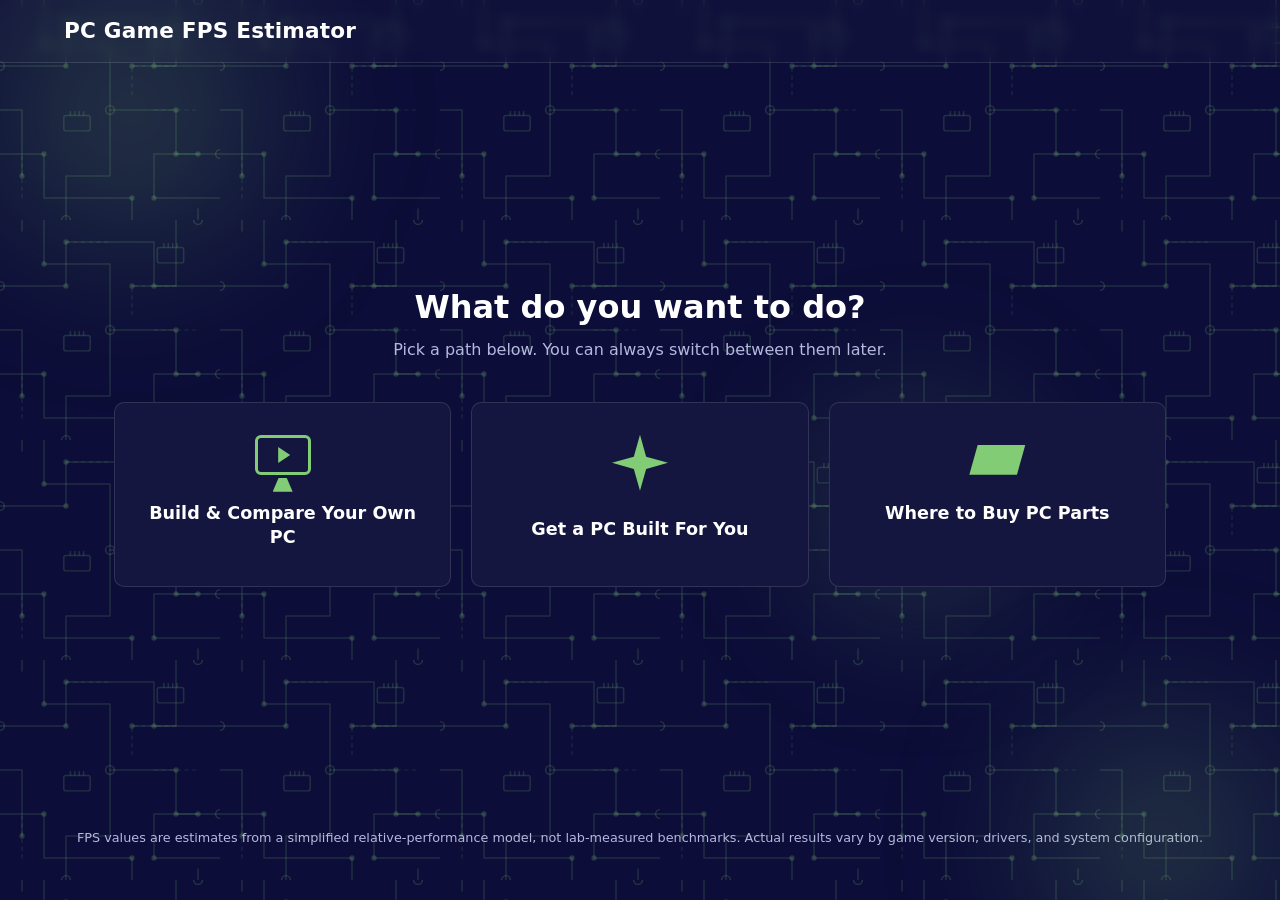
<file: index.html>
<!DOCTYPE html>
<html lang="en">
<head>
<meta charset="UTF-8">
<meta name="viewport" content="width=device-width, initial-scale=1.0">
<title>PC Game FPS Estimator</title>
<link rel="stylesheet" href="style.css">
<link rel="manifest" href="manifest.json">
<link rel="icon" href="icon-192.png">
<link rel="apple-touch-icon" href="icon-192.png">
<meta name="theme-color" content="#0c0d38">
</head>
<body class="landing">

<div class="bg-glow bg-glow-1"></div>
<div class="bg-glow bg-glow-2"></div>
<div class="bg-glow bg-glow-3"></div>

<header class="site-header">
  <div class="header-inner">
    <h1 class="site-title">PC Game FPS Estimator</h1>
  </div>
</header>

<main class="landing-hero">
  <h2 class="landing-title">What do you want to do?</h2>
  <p class="landing-subtitle">Pick a path below. You can always switch between them later.</p>

  <div class="landing-choices">

    <a class="landing-card" href="builder.html">
      <div class="landing-icon landing-icon-build" aria-hidden="true"></div>
      <div class="landing-card-title">Build &amp; Compare Your Own PC</div>
      <div class="landing-card-desc">Pick your own CPU, GPU, RAM, and more, then see estimated FPS across 20+ games at your chosen settings. Save builds side by side to compare performance and price, desktop or laptop.</div>
    </a>

    <a class="landing-card" href="recommend.html">
      <div class="landing-icon landing-icon-wizard" aria-hidden="true"></div>
      <div class="landing-card-title">Get a PC Built For You</div>
      <div class="landing-card-desc">Tell us your budget, the games you play, and the performance you're after. We'll generate a few build options that fit, ready to fine-tune in the full builder.</div>
    </a>

    <a class="landing-card" href="buy.html">
      <div class="landing-icon landing-icon-buy" aria-hidden="true"></div>
      <div class="landing-card-title">Where to Buy PC Parts</div>
      <div class="landing-card-desc">Skip straight to shopping links and price estimates for individual parts - CPUs, GPUs, RAM, and motherboards - or browse prebuilt desktops and laptops instead.</div>
    </a>

  </div>
</main>

<footer class="site-footer">
  <p>FPS values are estimates from a simplified relative-performance model, not lab-measured benchmarks. Actual results vary by game version, drivers, and system configuration.</p>
</footer>

<script src="register-sw.js"></script>
</body>
</html>
</file>
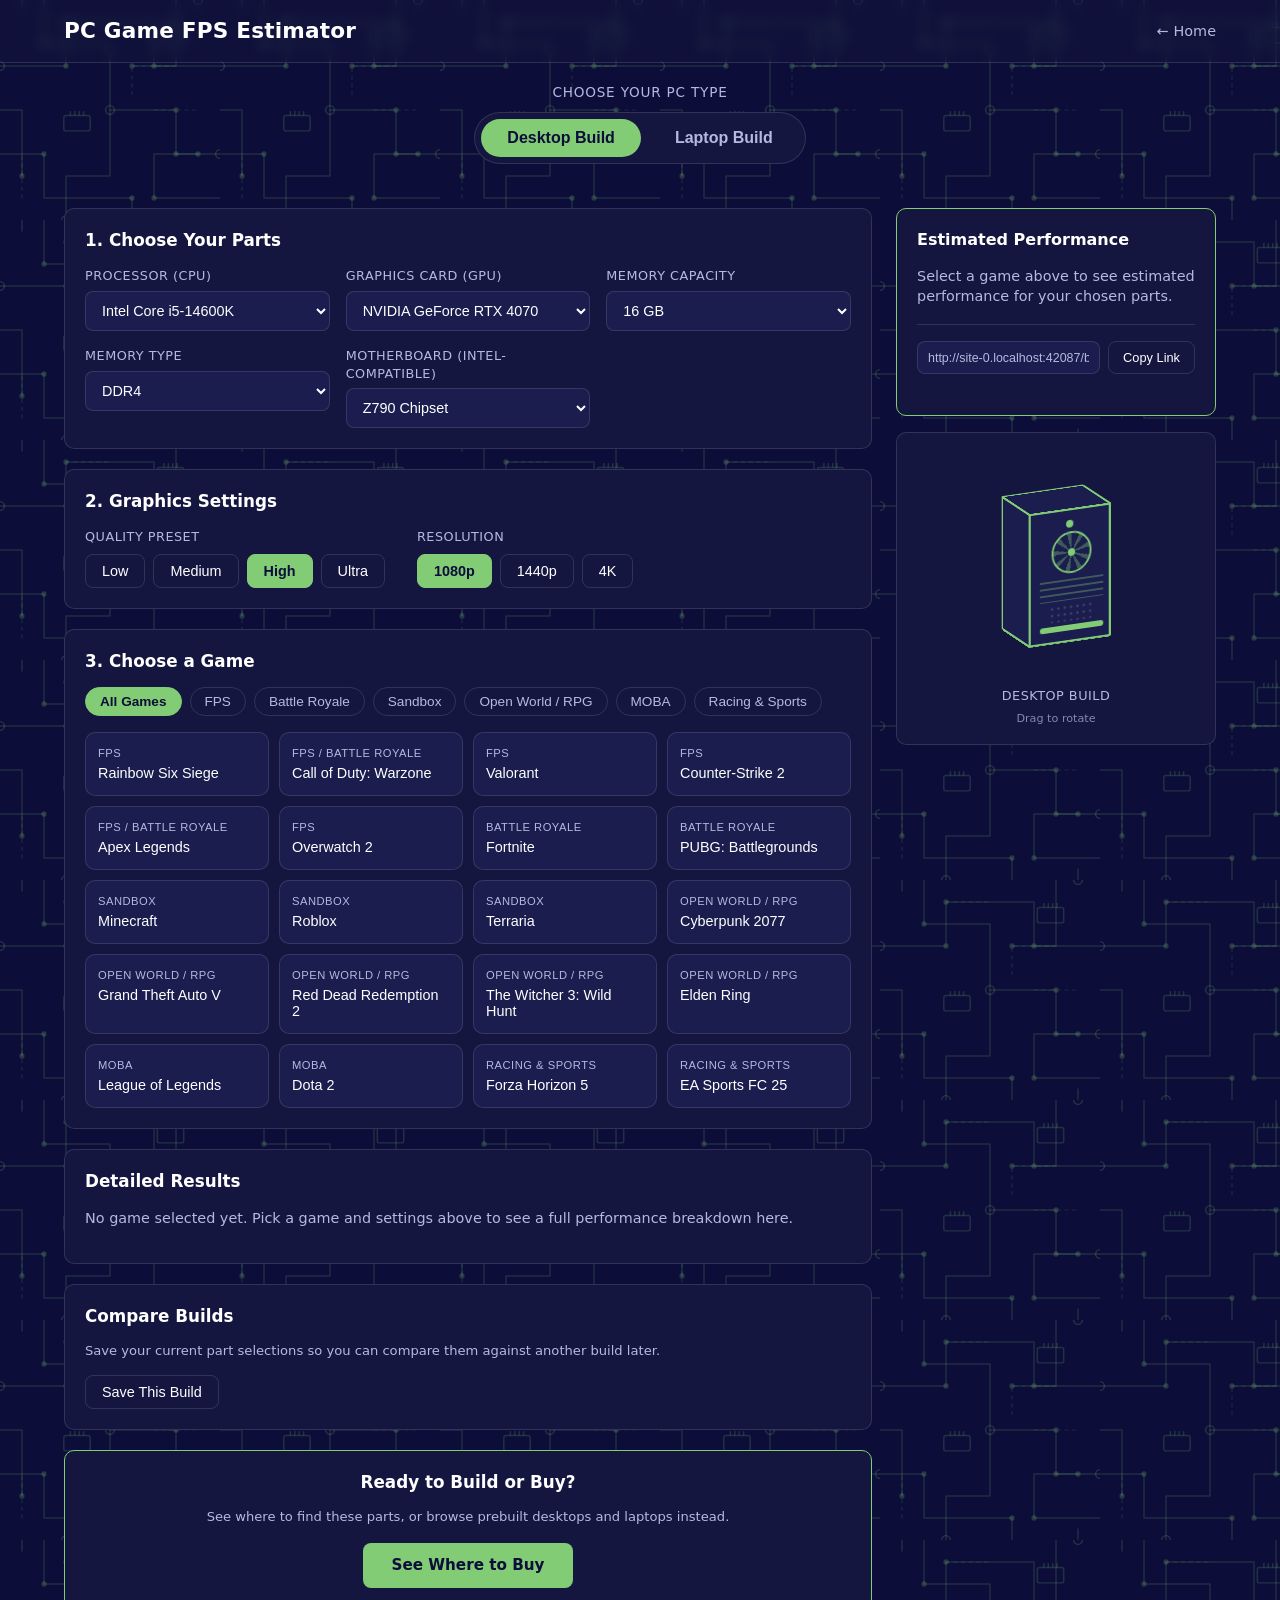
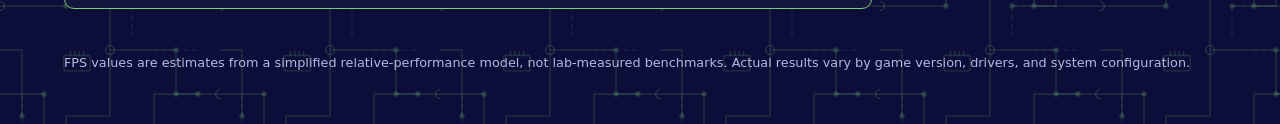
<file: builder.html>
<!DOCTYPE html>
<html lang="en">
<head>
<meta charset="UTF-8">
<meta name="viewport" content="width=device-width, initial-scale=1.0">
<title>PC Game FPS Estimator</title>
<link rel="stylesheet" href="style.css">
<link rel="manifest" href="manifest.json">
<link rel="icon" href="icon-192.png">
<link rel="apple-touch-icon" href="icon-192.png">
<meta name="theme-color" content="#0c0d38">
</head>
<body>

<header class="site-header">
  <div class="header-inner">
    <h1 class="site-title">PC Game FPS Estimator</h1>
    <a class="back-link" href="index.html">&larr; Home</a>
  </div>
</header>

<section class="type-toggle-section">
  <span class="type-toggle-label">Choose Your PC Type</span>
  <nav class="mode-tabs" role="tablist" aria-label="Choose PC type">
    <button class="mode-tab active" data-mode="desktop" role="tab" aria-selected="true">Desktop Build</button>
    <button class="mode-tab" data-mode="laptop" role="tab" aria-selected="false">Laptop Build</button>
  </nav>
</section>

<main class="layout">

  <section class="main-column">

    <div class="panel" id="parts-panel">
      <h2 class="panel-title">1. Choose Your Parts</h2>
      <div class="parts-grid" id="parts-grid"></div>
    </div>

    <div class="panel" id="settings-panel">
      <h2 class="panel-title">2. Graphics Settings</h2>
      <div class="settings-row">
        <div class="settings-group">
          <span class="settings-label">Quality Preset</span>
          <div class="pill-group" id="preset-group"></div>
        </div>
        <div class="settings-group">
          <span class="settings-label">Resolution</span>
          <div class="pill-group" id="resolution-group"></div>
        </div>
      </div>
    </div>

    <div class="panel" id="game-panel">
      <h2 class="panel-title">3. Choose a Game</h2>
      <div class="category-tabs" id="category-tabs"></div>
      <div class="game-grid" id="game-grid"></div>
    </div>

    <div class="panel" id="bottom-results-panel">
      <h2 class="panel-title">Detailed Results</h2>
      <div id="bottom-results"></div>
    </div>

    <div class="panel" id="compare-panel">
      <h2 class="panel-title">Compare Builds</h2>
      <div id="compare-content"></div>
    </div>

    <div class="panel cta-panel" id="buy-cta-panel">
      <h2 class="panel-title">Ready to Build or Buy?</h2>
      <p class="result-sub" style="margin-bottom:16px;">See where to find these parts, or browse prebuilt desktops and laptops instead.</p>
      <a class="pill-btn cta-btn" id="buy-link" href="buy.html">See Where to Buy</a>
    </div>

  </section>

  <aside class="sidebar" id="sidebar">
    <div class="sidebar-card">
      <h2 class="sidebar-title">Estimated Performance</h2>
      <div id="sidebar-content"></div>
      <div class="share-row">
        <input type="text" id="share-link-input" readonly aria-label="Shareable link">
        <button class="pill-btn" id="copy-link-btn" type="button">Copy Link</button>
      </div>
      <p class="copy-feedback" id="copy-feedback"></p>
    </div>

    <div class="device-visual" id="device-visual">
      <div class="cube-viewport">

        <div class="cube-scene" id="desktop-3d-scene">
          <div class="cube-drag" id="desktop-3d-drag">
            <div class="tower-box">
              <div class="tower-face tower-front">
                <span class="power-led"></span>
                <div class="tower-fan"></div>
                <div class="tower-vents"></div>
                <div class="tower-grille"></div>
                <div class="tower-light-bar"></div>
              </div>
              <div class="tower-face tower-back"></div>
              <div class="tower-face tower-left"></div>
              <div class="tower-face tower-right">
                <div class="tower-side-vent"></div>
                <div class="tower-side-vent"></div>
                <div class="tower-side-vent"></div>
              </div>
              <div class="tower-face tower-top"></div>
              <div class="tower-face tower-bottom"></div>
            </div>
          </div>
        </div>

        <div class="cube-scene" id="laptop-3d-scene">
          <div class="cube-drag" id="laptop-3d-drag">
            <div class="laptop-base">
              <div class="lb-face lb-front"></div>
              <div class="lb-face lb-back"></div>
              <div class="lb-face lb-left"></div>
              <div class="lb-face lb-right"></div>
              <div class="lb-face lb-top"></div>
              <div class="lb-face lb-bottom"></div>
            </div>
            <div class="laptop-screen-pivot">
              <div class="laptop-screen">
                <div class="ls-face ls-front"><span class="screen-glow"></span></div>
                <div class="ls-face ls-back"></div>
                <div class="ls-face ls-left"></div>
                <div class="ls-face ls-right"></div>
                <div class="ls-face ls-top"></div>
                <div class="ls-face ls-bottom"></div>
              </div>
            </div>
          </div>
        </div>

      </div>
      <p class="device-caption" id="device-caption">Desktop Build</p>
      <p class="device-drag-hint">Drag to rotate</p>
    </div>
  </aside>

</main>

<footer class="site-footer">
  <p>FPS values are estimates from a simplified relative-performance model, not lab-measured benchmarks. Actual results vary by game version, drivers, and system configuration.</p>
</footer>

<script src="data.js"></script>
<script src="app.js"></script>
<script src="register-sw.js"></script>
</body>
</html>
</file>
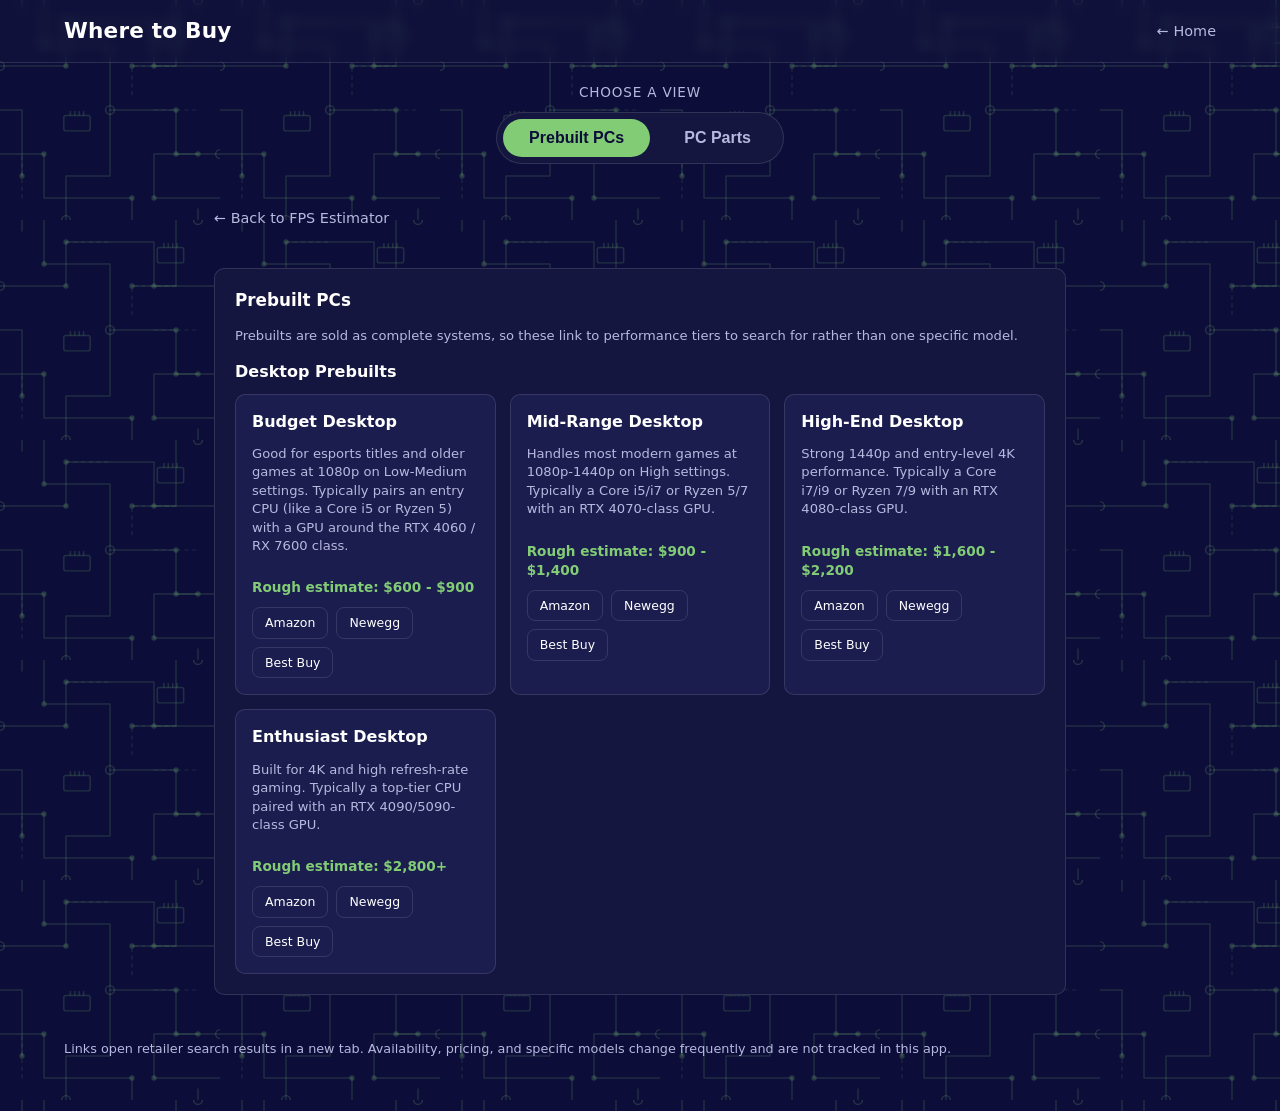
<file: buy.html>
<!DOCTYPE html>
<html lang="en">
<head>
<meta charset="UTF-8">
<meta name="viewport" content="width=device-width, initial-scale=1.0">
<title>Where to Buy - PC Game FPS Estimator</title>
<link rel="stylesheet" href="style.css">
<link rel="manifest" href="manifest.json">
<link rel="icon" href="icon-192.png">
<link rel="apple-touch-icon" href="icon-192.png">
<meta name="theme-color" content="#0c0d38">
</head>
<body>

<header class="site-header">
  <div class="header-inner">
    <h1 class="site-title">Where to Buy</h1>
    <a class="back-link" href="index.html">&larr; Home</a>
  </div>
</header>

<section class="type-toggle-section">
  <span class="type-toggle-label">Choose a View</span>
  <nav class="mode-tabs" role="tablist" aria-label="Choose view">
    <button class="mode-tab" data-view="prebuilt" role="tab" aria-selected="false">Prebuilt PCs</button>
    <button class="mode-tab" data-view="parts" role="tab" aria-selected="false">PC Parts</button>
  </nav>
</section>

<main class="buy-layout">
  <a class="back-link" href="builder.html">&larr; Back to FPS Estimator</a>

  <div id="highlight-banner"></div>

  <section class="panel buy-view" id="prebuilt-view">
    <h2 class="panel-title">Prebuilt PCs</h2>
    <p class="result-sub" style="margin-bottom:16px;">Prebuilts are sold as complete systems, so these link to performance tiers to search for rather than one specific model.</p>
    <div id="prebuilt-list"></div>
  </section>

  <section class="panel buy-view" id="parts-view">
    <h2 class="panel-title">PC Parts</h2>
    <p class="result-sub" style="margin-bottom:16px;">These link to retailer search results for each part rather than a specific product page, since exact listings and prices change often. Laptop components generally aren't sold or upgraded separately - see the Prebuilt tab for laptops.</p>
    <p class="rec-disclaimer" style="margin-top:0; margin-bottom:16px;">This is not a complete parts list. Beyond the CPU, GPU, RAM, and motherboard listed here, a working PC still needs storage, a power supply, a case, and cooling fans - budget roughly $200 to $350 more for those. It's also why a prebuilt with the same CPU and GPU costs more than these parts added up: it already includes everything else.</p>
    <div id="parts-buy-list"></div>
  </section>
</main>

<footer class="site-footer">
  <p>Links open retailer search results in a new tab. Availability, pricing, and specific models change frequently and are not tracked in this app.</p>
</footer>

<script src="data.js"></script>
<script src="buy.js"></script>
<script src="register-sw.js"></script>
</body>
</html>
</file>
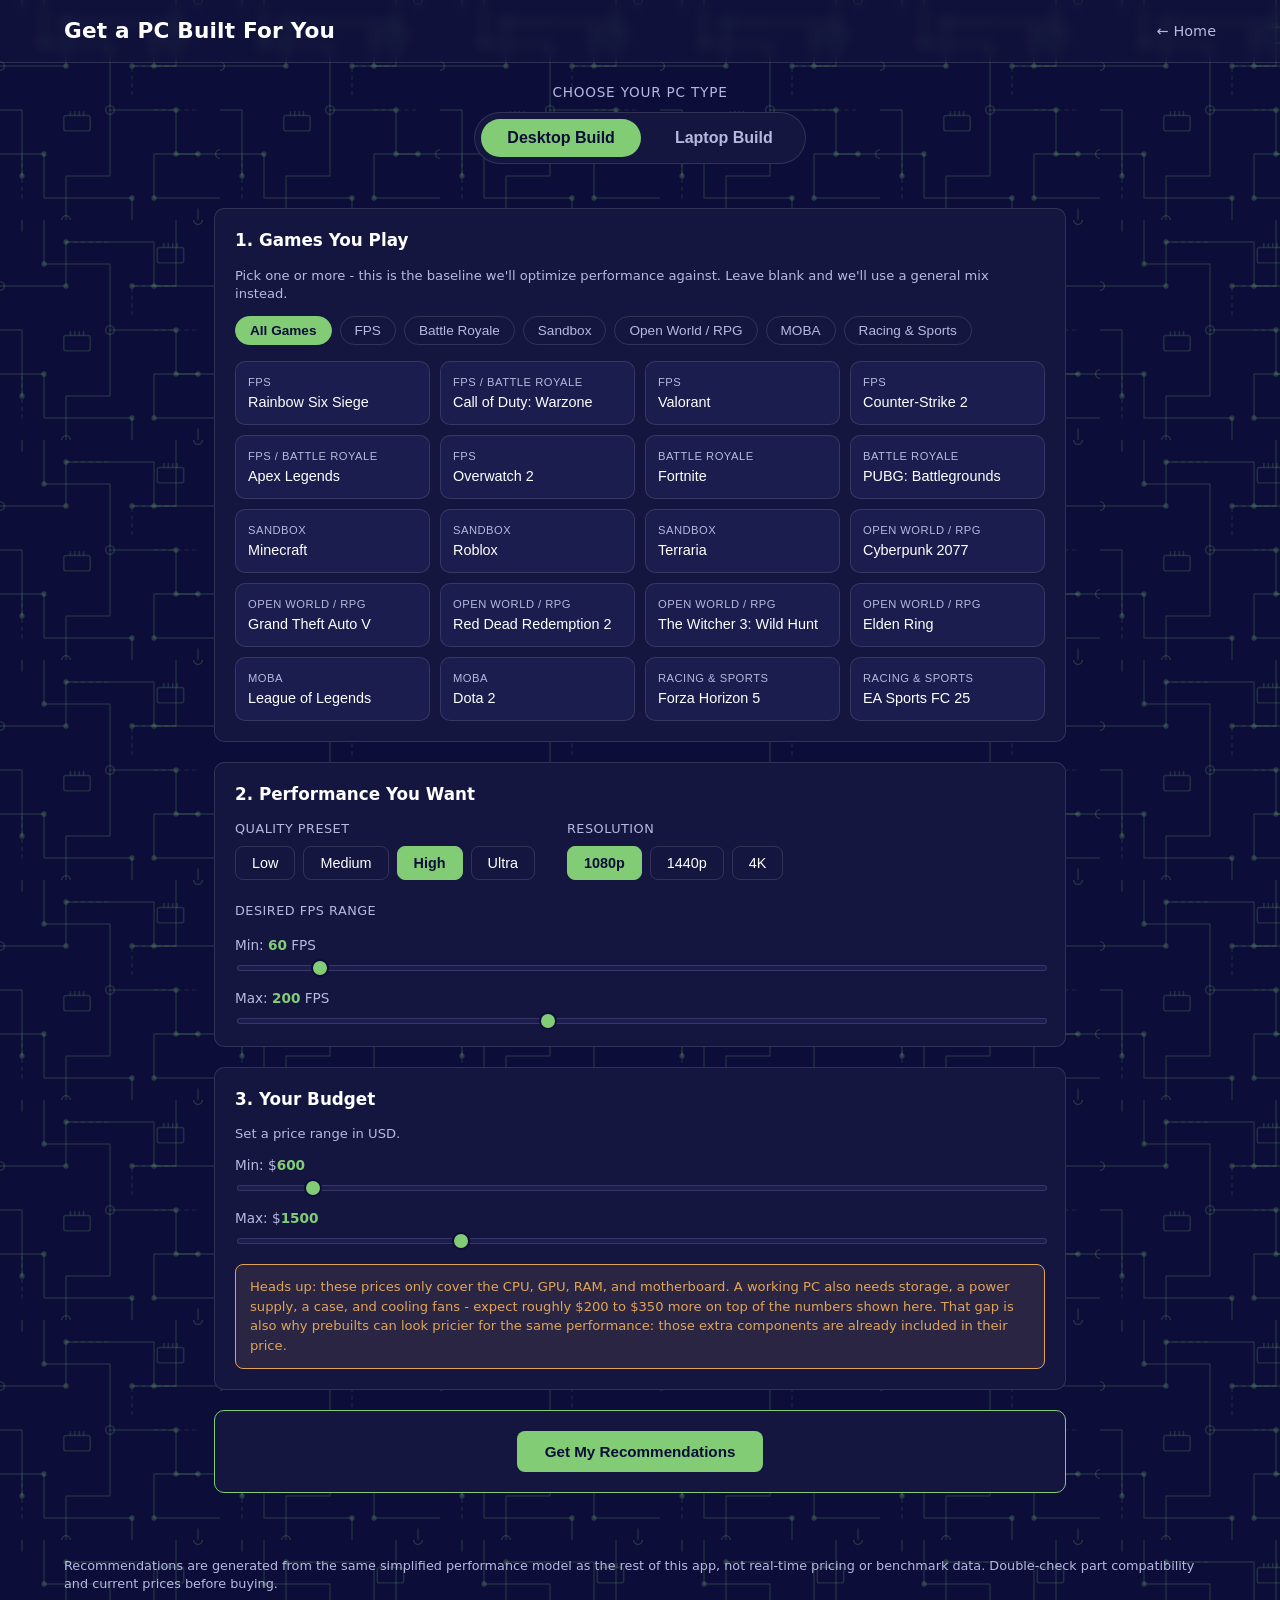
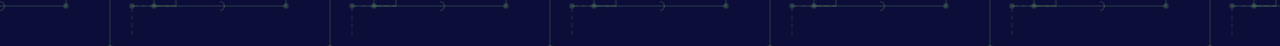
<file: recommend.html>
<!DOCTYPE html>
<html lang="en">
<head>
<meta charset="UTF-8">
<meta name="viewport" content="width=device-width, initial-scale=1.0">
<title>Get a PC Built For You - PC Game FPS Estimator</title>
<link rel="stylesheet" href="style.css">
<link rel="manifest" href="manifest.json">
<link rel="icon" href="icon-192.png">
<link rel="apple-touch-icon" href="icon-192.png">
<meta name="theme-color" content="#0c0d38">
</head>
<body>

<header class="site-header">
  <div class="header-inner">
    <h1 class="site-title">Get a PC Built For You</h1>
    <a class="back-link" href="index.html">&larr; Home</a>
  </div>
</header>

<section class="type-toggle-section">
  <span class="type-toggle-label">Choose Your PC Type</span>
  <nav class="mode-tabs" role="tablist" aria-label="Choose PC type">
    <button class="mode-tab active" data-mode="desktop" role="tab" aria-selected="true">Desktop Build</button>
    <button class="mode-tab" data-mode="laptop" role="tab" aria-selected="false">Laptop Build</button>
  </nav>
</section>

<main class="rec-layout">

  <div class="panel" id="rec-games-panel">
    <h2 class="panel-title">1. Games You Play</h2>
    <p class="result-sub" style="margin-bottom:12px;">Pick one or more - this is the baseline we'll optimize performance against. Leave blank and we'll use a general mix instead.</p>
    <div class="category-tabs" id="rec-category-tabs"></div>
    <div class="game-grid" id="rec-game-grid"></div>
  </div>

  <div class="panel" id="rec-settings-panel">
    <h2 class="panel-title">2. Performance You Want</h2>
    <div class="settings-row" style="margin-bottom:22px;">
      <div class="settings-group">
        <span class="settings-label">Quality Preset</span>
        <div class="pill-group" id="rec-preset-group"></div>
      </div>
      <div class="settings-group">
        <span class="settings-label">Resolution</span>
        <div class="pill-group" id="rec-resolution-group"></div>
      </div>
    </div>
    <div class="range-group">
      <span class="settings-label">Desired FPS Range</span>
      <div class="range-row">
        <label for="fps-min">Min: <span id="fps-min-label">60</span> FPS</label>
        <input type="range" id="fps-min" min="15" max="500" step="5" value="60">
      </div>
      <div class="range-row">
        <label for="fps-max">Max: <span id="fps-max-label">200</span> FPS</label>
        <input type="range" id="fps-max" min="15" max="500" step="5" value="200">
      </div>
    </div>
  </div>

  <div class="panel" id="budget-panel">
    <h2 class="panel-title">3. Your Budget</h2>
    <p class="result-sub" style="margin-bottom:12px;">Set a price range in USD.</p>
    <div class="range-group">
      <div class="range-row">
        <label for="price-min">Min: $<span id="price-min-label">600</span></label>
        <input type="range" id="price-min" min="200" max="5000" step="50" value="600">
      </div>
      <div class="range-row">
        <label for="price-max">Max: $<span id="price-max-label">1500</span></label>
        <input type="range" id="price-max" min="200" max="5000" step="50" value="1500">
      </div>
    </div>
    <p class="rec-disclaimer">Heads up: these prices only cover the CPU, GPU, RAM, and motherboard. A working PC also needs storage, a power supply, a case, and cooling fans - expect roughly $200 to $350 more on top of the numbers shown here. That gap is also why prebuilts can look pricier for the same performance: those extra components are already included in their price.</p>
  </div>

  <div class="panel cta-panel">
    <button class="pill-btn cta-btn" id="generate-btn" type="button">Get My Recommendations</button>
  </div>

  <div id="rec-results"></div>

</main>

<footer class="site-footer">
  <p>Recommendations are generated from the same simplified performance model as the rest of this app, not real-time pricing or benchmark data. Double-check part compatibility and current prices before buying.</p>
</footer>

<script src="data.js"></script>
<script src="recommend.js"></script>
<script src="register-sw.js"></script>
</body>
</html>
</file>
<file: style.css>
:root {
  --bg: #0c0d38;
  --bg-card: #14163f;
  --bg-card-alt: #1a1d4d;
  --accent: #82cc76;
  --accent-dark: #5fa855;
  --text: #ffffff;
  --text-dim: #b6b9df;
  --border: rgba(255, 255, 255, 0.12);
  --warn: #e0a458;
  --radius: 10px;
}

* { box-sizing: border-box; }

body {
  margin: 0;
  background-color: var(--bg);
  background-image: url("circuit-pattern.svg");
  background-repeat: repeat;
  background-size: 220px 220px;
  color: var(--text);
  font-family: "Segoe UI", system-ui, -apple-system, Roboto, Arial, sans-serif;
  line-height: 1.4;
}

/* ---------- Header ---------- */

.site-header {
  border-bottom: 1px solid var(--border);
  background: rgba(255, 255, 255, 0.02);
  position: sticky;
  top: 0;
  z-index: 20;
  backdrop-filter: blur(6px);
}

.header-inner {
  max-width: 1200px;
  margin: 0 auto;
  padding: 16px 24px;
  display: flex;
  align-items: center;
  justify-content: space-between;
  flex-wrap: wrap;
  gap: 12px;
}

.site-title {
  font-size: 1.35rem;
  margin: 0;
  letter-spacing: 0.2px;
}

.mode-tabs {
  display: flex;
  gap: 8px;
  background: var(--bg-card);
  padding: 4px;
  border-radius: 999px;
  border: 1px solid var(--border);
}

.mode-tab {
  border: none;
  background: transparent;
  color: var(--text-dim);
  padding: 8px 18px;
  border-radius: 999px;
  font-size: 0.9rem;
  cursor: pointer;
  font-weight: 600;
}

.mode-tab.active {
  background: var(--accent);
  color: var(--bg);
}

/* ---------- Type toggle (prominent, mid-page) ---------- */

.type-toggle-section {
  max-width: 1200px;
  margin: 0 auto;
  padding: 20px 24px;
  display: flex;
  flex-direction: column;
  align-items: center;
  gap: 10px;
}

.type-toggle-label {
  font-size: 0.85rem;
  color: var(--text-dim);
  text-transform: uppercase;
  letter-spacing: 0.8px;
}

.type-toggle-section .mode-tabs {
  padding: 6px;
}

.type-toggle-section .mode-tab {
  padding: 10px 26px;
  font-size: 1rem;
}

/* ---------- Landing page ---------- */

body.landing {
  position: relative;
  overflow-x: hidden;
  min-height: 100vh;
  display: flex;
  flex-direction: column;
  animation: circuit-drift 60s linear infinite;
}

@keyframes circuit-drift {
  from { background-position: 0 0; }
  to { background-position: 220px 220px; }
}

.bg-glow {
  position: fixed;
  z-index: 0;
  border-radius: 50%;
  filter: blur(70px);
  background: radial-gradient(circle, rgba(130, 204, 118, 0.28), transparent 70%);
  pointer-events: none;
}

.bg-glow-1 {
  width: 420px;
  height: 420px;
  top: -100px;
  left: -80px;
  animation: glow-float-1 24s ease-in-out infinite;
}

.bg-glow-2 {
  width: 360px;
  height: 360px;
  bottom: -120px;
  right: -60px;
  animation: glow-float-2 30s ease-in-out infinite;
}

.bg-glow-3 {
  width: 300px;
  height: 300px;
  top: 40%;
  left: 60%;
  animation: glow-float-3 20s ease-in-out infinite;
}

@keyframes glow-float-1 {
  0%, 100% { transform: translate(0, 0); }
  50% { transform: translate(60px, 50px); }
}

@keyframes glow-float-2 {
  0%, 100% { transform: translate(0, 0); }
  50% { transform: translate(-50px, -40px); }
}

@keyframes glow-float-3 {
  0%, 100% { transform: translate(0, 0) scale(1); }
  50% { transform: translate(-40px, 30px) scale(1.15); }
}

.landing-hero {
  position: relative;
  z-index: 1;
  flex: 1;
  max-width: 1100px;
  width: 100%;
  margin: 0 auto;
  padding: 48px 24px;
  display: flex;
  flex-direction: column;
  align-items: center;
  justify-content: center;
  text-align: center;
}

.landing-title {
  font-size: 2rem;
  margin: 0 0 10px 0;
}

.landing-subtitle {
  color: var(--text-dim);
  margin: 0 0 40px 0;
  font-size: 1rem;
}

.landing-choices {
  display: grid;
  grid-template-columns: repeat(3, 1fr);
  gap: 20px;
  width: 100%;
}

.landing-card {
  display: flex;
  flex-direction: column;
  align-items: center;
  text-align: center;
  text-decoration: none;
  color: var(--text);
  background: var(--bg-card);
  border: 1px solid var(--border);
  border-radius: var(--radius);
  padding: 32px 22px;
  transition: border-color 0.2s ease, transform 0.2s ease;
}

.landing-card:hover,
.landing-card:focus-visible {
  border-color: var(--accent);
  transform: translateY(-4px);
}

.landing-card-title {
  font-size: 1.1rem;
  font-weight: 700;
  margin-bottom: 4px;
}

.landing-card-desc {
  max-height: 0;
  opacity: 0;
  overflow: hidden;
  color: var(--text-dim);
  font-size: 0.85rem;
  line-height: 1.5;
  transition: max-height 0.3s ease, opacity 0.3s ease, margin-top 0.3s ease;
}

.landing-card:hover .landing-card-desc,
.landing-card:focus-visible .landing-card-desc {
  max-height: 160px;
  opacity: 1;
  margin-top: 12px;
}

.landing-icon {
  position: relative;
  width: 56px;
  height: 40px;
  margin-bottom: 26px;
}

.landing-icon-build {
  border: 3px solid var(--accent);
  border-radius: 6px;
}

.landing-icon-build::before {
  content: "";
  position: absolute;
  top: 50%;
  left: 50%;
  transform: translate(-40%, -50%);
  width: 0;
  height: 0;
  border-style: solid;
  border-width: 8px 0 8px 12px;
  border-color: transparent transparent transparent var(--accent);
}

.landing-icon-build::after {
  content: "";
  position: absolute;
  bottom: -20px;
  left: 50%;
  transform: translateX(-50%);
  width: 20px;
  height: 14px;
  background: var(--accent);
  clip-path: polygon(30% 0%, 70% 0%, 100% 100%, 0% 100%);
}

.landing-icon-wizard {
  height: 56px;
  background: var(--accent);
  clip-path: polygon(50% 0%, 61% 39%, 100% 50%, 61% 61%, 50% 100%, 39% 61%, 0% 50%, 39% 39%);
}

.landing-icon-buy {
  height: 30px;
  margin-top: 10px;
  background: var(--accent);
  clip-path: polygon(15% 0%, 100% 0%, 85% 100%, 0% 100%);
}

.landing-icon-buy::before,
.landing-icon-buy::after {
  content: "";
  position: absolute;
  bottom: -14px;
  width: 10px;
  height: 10px;
  border-radius: 50%;
  background: var(--accent);
}

.landing-icon-buy::before { left: 8px; }
.landing-icon-buy::after { right: 8px; }

@media (max-width: 800px) {
  .landing-choices {
    grid-template-columns: 1fr;
  }
}

/* ---------- Layout ---------- */

.layout {
  max-width: 1200px;
  margin: 0 auto;
  padding: 24px;
  display: grid;
  grid-template-columns: 1fr 320px;
  gap: 24px;
  align-items: start;
}

.main-column {
  display: flex;
  flex-direction: column;
  gap: 20px;
  min-width: 0;
}

.sidebar {
  position: sticky;
  top: 84px;
}

.panel {
  background: var(--bg-card);
  border: 1px solid var(--border);
  border-radius: var(--radius);
  padding: 20px;
}

.panel-title {
  margin: 0 0 14px 0;
  font-size: 1.05rem;
  color: var(--text);
}

/* ---------- Category tabs ---------- */

.category-tabs {
  display: flex;
  flex-wrap: wrap;
  gap: 8px;
  margin-bottom: 16px;
}

.category-tab {
  border: 1px solid var(--border);
  background: transparent;
  color: var(--text-dim);
  padding: 6px 14px;
  border-radius: 999px;
  font-size: 0.85rem;
  cursor: pointer;
}

.category-tab.active {
  background: var(--accent);
  border-color: var(--accent);
  color: var(--bg);
  font-weight: 600;
}

/* ---------- Game grid ---------- */

.game-grid {
  display: grid;
  grid-template-columns: repeat(auto-fill, minmax(160px, 1fr));
  gap: 10px;
}

.game-card {
  border: 1px solid var(--border);
  background: var(--bg-card-alt);
  color: var(--text);
  border-radius: var(--radius);
  padding: 14px 12px;
  cursor: pointer;
  text-align: left;
  font-size: 0.9rem;
  display: flex;
  flex-direction: column;
  gap: 6px;
}

.game-card .game-tag {
  font-size: 0.7rem;
  color: var(--text-dim);
  text-transform: uppercase;
  letter-spacing: 0.5px;
}

.game-card:hover {
  border-color: var(--accent);
}

.game-card.selected {
  background: var(--accent);
  color: var(--bg);
  border-color: var(--accent);
}

.game-card.selected .game-tag {
  color: var(--bg);
  opacity: 0.75;
}

/* ---------- Settings ---------- */

.settings-row {
  display: flex;
  gap: 32px;
  flex-wrap: wrap;
}

.settings-group {
  display: flex;
  flex-direction: column;
  gap: 8px;
}

.settings-label {
  font-size: 0.8rem;
  color: var(--text-dim);
  text-transform: uppercase;
  letter-spacing: 0.5px;
}

.pill-group {
  display: flex;
  gap: 8px;
  flex-wrap: wrap;
}

.pill-btn {
  border: 1px solid var(--border);
  background: transparent;
  color: var(--text);
  padding: 8px 16px;
  border-radius: 8px;
  cursor: pointer;
  font-size: 0.9rem;
}

.pill-btn:hover {
  border-color: var(--accent);
}

.pill-btn.active {
  background: var(--accent);
  border-color: var(--accent);
  color: var(--bg);
  font-weight: 600;
}

/* ---------- Parts ---------- */

.parts-grid {
  display: grid;
  grid-template-columns: repeat(auto-fill, minmax(220px, 1fr));
  gap: 16px;
}

.part-field {
  display: flex;
  flex-direction: column;
  gap: 6px;
}

.part-field label {
  font-size: 0.8rem;
  color: var(--text-dim);
  text-transform: uppercase;
  letter-spacing: 0.5px;
}

.part-field select {
  background: var(--bg-card-alt);
  color: var(--text);
  border: 1px solid var(--border);
  border-radius: 8px;
  padding: 10px 12px;
  font-size: 0.9rem;
}

.part-field select:focus {
  outline: 2px solid var(--accent);
  border-color: var(--accent);
}

/* ---------- Sidebar result ---------- */

.sidebar-card {
  background: var(--bg-card);
  border: 1px solid var(--accent);
  border-radius: var(--radius);
  padding: 20px;
}

.sidebar-title {
  margin: 0 0 12px 0;
  font-size: 1rem;
}

.result-empty {
  color: var(--text-dim);
  font-size: 0.9rem;
}

.result-game-name {
  font-size: 1.05rem;
  font-weight: 700;
}

.result-sub {
  color: var(--text-dim);
  font-size: 0.82rem;
  margin-top: 2px;
}

.result-fps-big {
  font-size: 3rem;
  font-weight: 800;
  color: var(--accent);
  line-height: 1;
  margin: 16px 0 2px 0;
}

.result-fps-label {
  color: var(--text-dim);
  font-size: 0.8rem;
  text-transform: uppercase;
  letter-spacing: 0.5px;
  margin-bottom: 16px;
}

.result-bottleneck {
  font-size: 0.85rem;
  padding: 8px 10px;
  border-radius: 8px;
  background: rgba(130, 204, 118, 0.12);
  margin-bottom: 14px;
}

.result-bottleneck.warn {
  background: rgba(224, 164, 88, 0.12);
  color: var(--warn);
}

.build-summary {
  list-style: none;
  padding: 0;
  margin: 0;
  font-size: 0.85rem;
  color: var(--text-dim);
  display: flex;
  flex-direction: column;
  gap: 6px;
}

.build-summary li span {
  color: var(--text);
}

.share-row {
  display: flex;
  gap: 8px;
  margin-top: 18px;
  padding-top: 16px;
  border-top: 1px solid var(--border);
}

.share-row input {
  flex: 1;
  min-width: 0;
  background: var(--bg-card-alt);
  color: var(--text-dim);
  border: 1px solid var(--border);
  border-radius: 8px;
  padding: 8px 10px;
  font-size: 0.78rem;
}

.share-row .pill-btn {
  padding: 8px 14px;
  font-size: 0.8rem;
  white-space: nowrap;
}

.copy-feedback {
  margin: 8px 0 0 0;
  font-size: 0.78rem;
  color: var(--accent);
  min-height: 1em;
}

/* ---------- Compare builds ---------- */

.compare-slots {
  display: grid;
  grid-template-columns: 1fr 1fr;
  gap: 16px;
}

.compare-slot {
  background: var(--bg-card-alt);
  border: 1px solid var(--border);
  border-radius: var(--radius);
  padding: 16px;
  display: flex;
  flex-direction: column;
  gap: 10px;
}

.compare-slot-title {
  font-weight: 700;
  display: flex;
  align-items: center;
  gap: 8px;
}

.compare-slot-tag {
  font-size: 0.7rem;
  color: var(--text-dim);
  border: 1px solid var(--border);
  border-radius: 999px;
  padding: 2px 8px;
  font-weight: 400;
  text-transform: uppercase;
  letter-spacing: 0.5px;
}

.compare-slots.single {
  grid-template-columns: 1fr;
  max-width: 340px;
}

.compare-actions {
  display: flex;
  gap: 10px;
  flex-wrap: wrap;
  margin-top: 16px;
}

.pill-btn.secondary {
  background: transparent;
  color: var(--text-dim);
  border-color: var(--border);
}

.pill-btn.secondary:hover {
  border-color: var(--accent);
  color: var(--text);
}

.compare-table td {
  font-size: 0.85rem;
}

.compare-table tr.current-preset-row td {
  color: var(--text);
  font-weight: 700;
}

/* ---------- Buy CTA ---------- */

.cta-panel {
  text-align: center;
  border-color: var(--accent);
}

.cta-btn {
  display: inline-block;
  background: var(--accent);
  color: var(--bg);
  border: none;
  padding: 12px 28px;
  font-size: 0.95rem;
  font-weight: 700;
  text-decoration: none;
}

.cta-btn:hover {
  opacity: 0.9;
}

/* ---------- Device visual (draggable 3D model) ---------- */

.device-visual {
  margin-top: 16px;
  background: var(--bg-card);
  border: 1px solid var(--border);
  border-radius: var(--radius);
  padding: 18px;
  display: flex;
  flex-direction: column;
  align-items: center;
  gap: 6px;
}

.cube-viewport {
  position: relative;
  width: 100%;
  height: 230px;
  perspective: 750px;
  overflow: hidden;
}

.cube-scene {
  position: absolute;
  inset: 0;
  display: none;
  cursor: grab;
  touch-action: none;
}

.cube-scene.visible {
  display: block;
}

.cube-scene.dragging {
  cursor: grabbing;
}

.cube-drag {
  position: relative;
  width: 100%;
  height: 100%;
  transform-style: preserve-3d;
}

.device-caption {
  margin: 0;
  color: var(--text-dim);
  font-size: 0.8rem;
  text-transform: uppercase;
  letter-spacing: 0.5px;
}

.device-drag-hint {
  margin: 0;
  color: var(--text-dim);
  font-size: 0.7rem;
  opacity: 0.7;
}

/* Shared face styling */

.tower-face, .lb-face, .ls-face {
  position: absolute;
  left: 50%;
  top: 50%;
  background: var(--bg-card-alt);
  border: 2px solid var(--accent);
  box-sizing: border-box;
}

/* Desktop tower box: 90 x 140 x 65 */

.tower-box {
  position: absolute;
  left: 50%;
  top: 50%;
  transform-style: preserve-3d;
}

.tower-front  { width: 90px; height: 140px; margin: -70px 0 0 -45px; transform: translateZ(32.5px); }
.tower-back   { width: 90px; height: 140px; margin: -70px 0 0 -45px; transform: translateZ(-32.5px) rotateY(180deg); }
.tower-right  { width: 65px; height: 140px; margin: -70px 0 0 -32.5px; transform: translateX(45px) rotateY(90deg); }
.tower-left   { width: 65px; height: 140px; margin: -70px 0 0 -32.5px; transform: translateX(-45px) rotateY(-90deg); }
.tower-top    { width: 90px; height: 65px; margin: -32.5px 0 0 -45px; transform: translateY(-70px) rotateX(90deg); }
.tower-bottom { width: 90px; height: 65px; margin: -32.5px 0 0 -45px; transform: translateY(70px) rotateX(-90deg); }

.tower-front .power-led {
  position: absolute;
  top: 10px;
  left: 50%;
  transform: translateX(-50%);
  width: 8px;
  height: 8px;
  border-radius: 50%;
  background: var(--accent);
  animation: led-blink 1.6s ease-in-out infinite;
}

.tower-fan {
  position: absolute;
  top: 22px;
  left: 23px;
  width: 44px;
  height: 44px;
  border-radius: 50%;
  border: 2px solid var(--accent);
  background: repeating-conic-gradient(var(--bg-card-alt) 0deg 25deg, rgba(130, 204, 118, 0.35) 25deg 40deg);
}

.tower-fan::after {
  content: "";
  position: absolute;
  top: 50%;
  left: 50%;
  width: 8px;
  height: 8px;
  border-radius: 50%;
  background: var(--accent);
  transform: translate(-50%, -50%);
}

.tower-vents {
  position: absolute;
  top: 72px;
  left: 10px;
  width: 70px;
  height: 22px;
  background: repeating-linear-gradient(to bottom, var(--accent) 0px 2px, transparent 2px 7px);
  opacity: 0.35;
}

.tower-grille {
  position: absolute;
  top: 98px;
  left: 20px;
  width: 50px;
  height: 18px;
  background-image: radial-gradient(circle, rgba(255, 255, 255, 0.3) 1px, transparent 1.6px);
  background-size: 7px 7px;
  opacity: 0.5;
}

.tower-light-bar {
  position: absolute;
  bottom: 10px;
  left: 10px;
  width: 70px;
  height: 6px;
  border-radius: 3px;
  background: var(--accent);
  animation: glow-pulse 2.5s ease-in-out infinite;
}

.tower-side-vent {
  position: absolute;
  left: 50%;
  transform: translateX(-50%);
  width: 30px;
  height: 30px;
  border-radius: 50%;
  border: 2px solid var(--accent);
  background: var(--bg-card-alt);
  opacity: 0.6;
}

.tower-right .tower-side-vent:nth-child(1) { top: 18px; }
.tower-right .tower-side-vent:nth-child(2) { top: 58px; }
.tower-right .tower-side-vent:nth-child(3) { top: 98px; }

/* Laptop base box: 140 x 10 x 95 */

.laptop-base {
  position: absolute;
  left: 50%;
  top: 50%;
  transform-style: preserve-3d;
  transform: translateY(44px);
}

.lb-front  { width: 140px; height: 10px; margin: -5px 0 0 -70px; transform: translateZ(47.5px); }
.lb-back   { width: 140px; height: 10px; margin: -5px 0 0 -70px; transform: translateZ(-47.5px) rotateY(180deg); }
.lb-right  { width: 95px; height: 10px; margin: -5px 0 0 -47.5px; transform: translateX(70px) rotateY(90deg); }
.lb-left   { width: 95px; height: 10px; margin: -5px 0 0 -47.5px; transform: translateX(-70px) rotateY(-90deg); }
.lb-top    { width: 140px; height: 95px; margin: -47.5px 0 0 -70px; transform: translateY(-5px) rotateX(90deg); }
.lb-bottom { width: 140px; height: 95px; margin: -47.5px 0 0 -70px; transform: translateY(5px) rotateX(-90deg); }

/* Laptop screen, hinged from the back-top edge of the base: 140 x 90 x 5 */

.laptop-screen-pivot {
  position: absolute;
  left: 50%;
  top: 50%;
  transform-style: preserve-3d;
  transform: translateY(44px) translate3d(0px, -5px, -47.5px) rotateX(8deg);
}

.laptop-screen {
  position: relative;
  transform-style: preserve-3d;
  transform: translateY(-45px);
}

.ls-front  { width: 140px; height: 90px; margin: -45px 0 0 -70px; transform: translateZ(2.5px); }
.ls-back   { width: 140px; height: 90px; margin: -45px 0 0 -70px; transform: translateZ(-2.5px) rotateY(180deg); }
.ls-right  { width: 5px; height: 90px; margin: -45px 0 0 -2.5px; transform: translateX(70px) rotateY(90deg); }
.ls-left   { width: 5px; height: 90px; margin: -45px 0 0 -2.5px; transform: translateX(-70px) rotateY(-90deg); }
.ls-top    { width: 140px; height: 5px; margin: -2.5px 0 0 -70px; transform: translateY(-45px) rotateX(90deg); }
.ls-bottom { width: 140px; height: 5px; margin: -2.5px 0 0 -70px; transform: translateY(45px) rotateX(-90deg); }

.ls-front .screen-glow {
  position: absolute;
  inset: 8px;
  background: var(--accent);
  animation: glow-pulse 2.5s ease-in-out infinite;
}

@keyframes led-blink {
  0%, 100% { opacity: 1; }
  50% { opacity: 0.2; }
}

@keyframes glow-pulse {
  0%, 100% { opacity: 0.3; }
  50% { opacity: 0.8; }
}

/* ---------- Bottom results ---------- */

.bottom-grid {
  display: grid;
  grid-template-columns: 1.1fr 1fr;
  gap: 28px;
}

.preset-bars {
  display: flex;
  flex-direction: column;
  gap: 12px;
}

.preset-bar-row {
  display: grid;
  grid-template-columns: 70px 1fr 60px;
  align-items: center;
  gap: 10px;
  font-size: 0.85rem;
}

.preset-bar-track {
  background: var(--bg-card-alt);
  border-radius: 6px;
  height: 16px;
  overflow: hidden;
  border: 1px solid var(--border);
}

.preset-bar-fill {
  height: 100%;
  background: var(--accent);
}

.preset-bar-row.current-preset .preset-bar-fill {
  background: var(--accent);
}

.preset-bar-row.current-preset {
  font-weight: 700;
}

.summary-table {
  width: 100%;
  border-collapse: collapse;
  font-size: 0.88rem;
}

.summary-table td {
  padding: 7px 4px;
  border-bottom: 1px solid var(--border);
  color: var(--text-dim);
}

.summary-table td:last-child {
  text-align: right;
  color: var(--text);
  font-weight: 600;
}

/* ---------- Footer ---------- */

.site-footer {
  max-width: 1200px;
  margin: 0 auto;
  padding: 8px 24px 40px 24px;
  color: var(--text-dim);
  font-size: 0.8rem;
}

/* ---------- Recommend page ---------- */

.rec-layout {
  max-width: 900px;
  margin: 0 auto;
  padding: 24px;
  display: flex;
  flex-direction: column;
  gap: 20px;
}

.range-group {
  display: flex;
  flex-direction: column;
  gap: 16px;
}

.range-row {
  display: flex;
  flex-direction: column;
  gap: 8px;
}

.range-row label {
  font-size: 0.85rem;
  color: var(--text-dim);
}

.range-row label span {
  color: var(--accent);
  font-weight: 700;
}

input[type="range"] {
  -webkit-appearance: none;
  appearance: none;
  width: 100%;
  height: 6px;
  border-radius: 3px;
  background: var(--bg-card-alt);
  border: 1px solid var(--border);
  outline: none;
  cursor: pointer;
}

input[type="range"]::-webkit-slider-thumb {
  -webkit-appearance: none;
  appearance: none;
  width: 18px;
  height: 18px;
  border-radius: 50%;
  background: var(--accent);
  border: 2px solid var(--bg);
  cursor: pointer;
}

input[type="range"]::-moz-range-thumb {
  width: 18px;
  height: 18px;
  border-radius: 50%;
  background: var(--accent);
  border: 2px solid var(--bg);
  cursor: pointer;
}

.rec-build-note {
  margin: 0;
  font-size: 0.8rem;
  color: var(--text-dim);
  font-style: italic;
}

.rec-build-grid {
  display: grid;
  grid-template-columns: repeat(auto-fit, minmax(230px, 1fr));
  gap: 16px;
}

.rec-build-card {
  background: var(--bg-card-alt);
  border: 1px solid var(--border);
  border-radius: var(--radius);
  padding: 18px;
  display: flex;
  flex-direction: column;
  gap: 10px;
}

.rec-build-label {
  font-weight: 700;
  color: var(--accent);
  text-transform: uppercase;
  font-size: 0.8rem;
  letter-spacing: 0.5px;
}

.rec-build-price {
  font-size: 1.3rem;
  font-weight: 800;
}

.rec-build-fps {
  font-size: 1.6rem;
  font-weight: 800;
  color: var(--accent);
}

.rec-build-fps span {
  font-size: 0.7rem;
  color: var(--text-dim);
  font-weight: 400;
  text-transform: uppercase;
  margin-left: 6px;
}

.rec-per-game {
  list-style: none;
  padding: 0;
  margin: 0;
  font-size: 0.8rem;
  color: var(--text-dim);
  display: flex;
  flex-direction: column;
  gap: 4px;
  max-height: 140px;
  overflow-y: auto;
}

.rec-per-game li {
  display: flex;
  justify-content: space-between;
  gap: 8px;
}

.rec-per-game li span {
  color: var(--text);
  white-space: nowrap;
}

.rec-card-actions {
  margin-top: auto;
  padding-top: 4px;
  display: flex;
  flex-direction: column;
  gap: 8px;
}

.rec-card-btn {
  text-align: center;
  text-decoration: none;
  font-size: 0.82rem;
  padding: 9px 12px;
}

.rec-disclaimer {
  margin: 18px 0 0 0;
  padding: 12px 14px;
  border-radius: 8px;
  background: rgba(224, 164, 88, 0.1);
  border: 1px solid var(--warn);
  color: var(--warn);
  font-size: 0.82rem;
  line-height: 1.5;
}

/* ---------- Buy page ---------- */

.buy-layout {
  max-width: 900px;
  margin: 0 auto;
  padding: 24px;
  display: flex;
  flex-direction: column;
  gap: 20px;
}

.back-link {
  color: var(--text-dim);
  text-decoration: none;
  font-size: 0.9rem;
}

.back-link:hover {
  color: var(--accent);
}

.buy-view {
  display: none;
}

.buy-view.active {
  display: block;
}

.buy-section-title {
  margin: 20px 0 10px 0;
  font-size: 1rem;
}

.buy-section-title:first-child {
  margin-top: 0;
}

.buy-brand-title {
  margin: 12px 0 6px 0;
  font-size: 0.8rem;
  color: var(--text-dim);
  text-transform: uppercase;
  letter-spacing: 0.5px;
}

.buy-part-row {
  display: flex;
  justify-content: space-between;
  align-items: center;
  flex-wrap: wrap;
  gap: 10px;
  padding: 10px 12px;
  border-bottom: 1px solid var(--border);
}

.buy-part-row.highlighted {
  background: rgba(130, 204, 118, 0.08);
  border: 1px solid var(--accent);
  border-radius: 8px;
}

.buy-part-name {
  font-size: 0.9rem;
  display: flex;
  align-items: center;
  gap: 8px;
}

.part-icon {
  display: inline-block;
  width: 22px;
  height: 22px;
  flex-shrink: 0;
  box-sizing: border-box;
  position: relative;
  border: 2px solid var(--accent);
  background: var(--bg-card-alt);
}

.icon-cpu {
  border-radius: 4px;
}

.icon-cpu::after {
  content: "";
  position: absolute;
  inset: 5px;
  border: 1px solid var(--accent);
}

.icon-gpu {
  border-radius: 50%;
  background: repeating-conic-gradient(var(--bg-card-alt) 0deg 25deg, rgba(130, 204, 118, 0.4) 25deg 40deg);
  animation: icon-spin 2.5s linear infinite;
}

.icon-gpu::after {
  content: "";
  position: absolute;
  top: 50%;
  left: 50%;
  width: 5px;
  height: 5px;
  border-radius: 50%;
  background: var(--accent);
  transform: translate(-50%, -50%);
}

.icon-ram {
  border-radius: 2px;
  background-image: repeating-linear-gradient(to right, transparent 0 3px, rgba(130, 204, 118, 0.4) 3px 4px);
}

.icon-motherboard {
  border-radius: 3px;
  background-image:
    linear-gradient(rgba(130, 204, 118, 0.4) 1px, transparent 1px),
    linear-gradient(90deg, rgba(130, 204, 118, 0.4) 1px, transparent 1px);
  background-size: 6px 6px;
}

@keyframes icon-spin {
  from { transform: rotate(0deg); }
  to { transform: rotate(360deg); }
}

.buy-highlight-tag {
  font-size: 0.68rem;
  background: var(--accent);
  color: var(--bg);
  border-radius: 999px;
  padding: 2px 8px;
  font-weight: 700;
  text-transform: uppercase;
}

.buy-part-price {
  font-size: 0.75rem;
  color: var(--text-dim);
  background: var(--bg-card);
  border: 1px solid var(--border);
  border-radius: 999px;
  padding: 2px 8px;
  white-space: nowrap;
}

.buy-links {
  display: flex;
  gap: 8px;
  flex-wrap: wrap;
}

.buy-links .pill-btn {
  padding: 6px 12px;
  font-size: 0.78rem;
  text-decoration: none;
  display: inline-block;
}

.tier-grid {
  display: grid;
  grid-template-columns: repeat(auto-fit, minmax(220px, 1fr));
  gap: 14px;
}

.tier-card {
  background: var(--bg-card-alt);
  border: 1px solid var(--border);
  border-radius: var(--radius);
  padding: 16px;
  display: flex;
  flex-direction: column;
  gap: 10px;
}

.tier-card-title {
  font-weight: 700;
}

.tier-card-price {
  font-size: 0.85rem;
  font-weight: 700;
  color: var(--accent);
}

/* ---------- Responsive ---------- */

@media (max-width: 900px) {
  .layout {
    grid-template-columns: 1fr;
  }
  .sidebar {
    position: static;
    order: -1;
  }
  .bottom-grid {
    grid-template-columns: 1fr;
  }
  .compare-slots {
    grid-template-columns: 1fr;
  }
}
</file>
